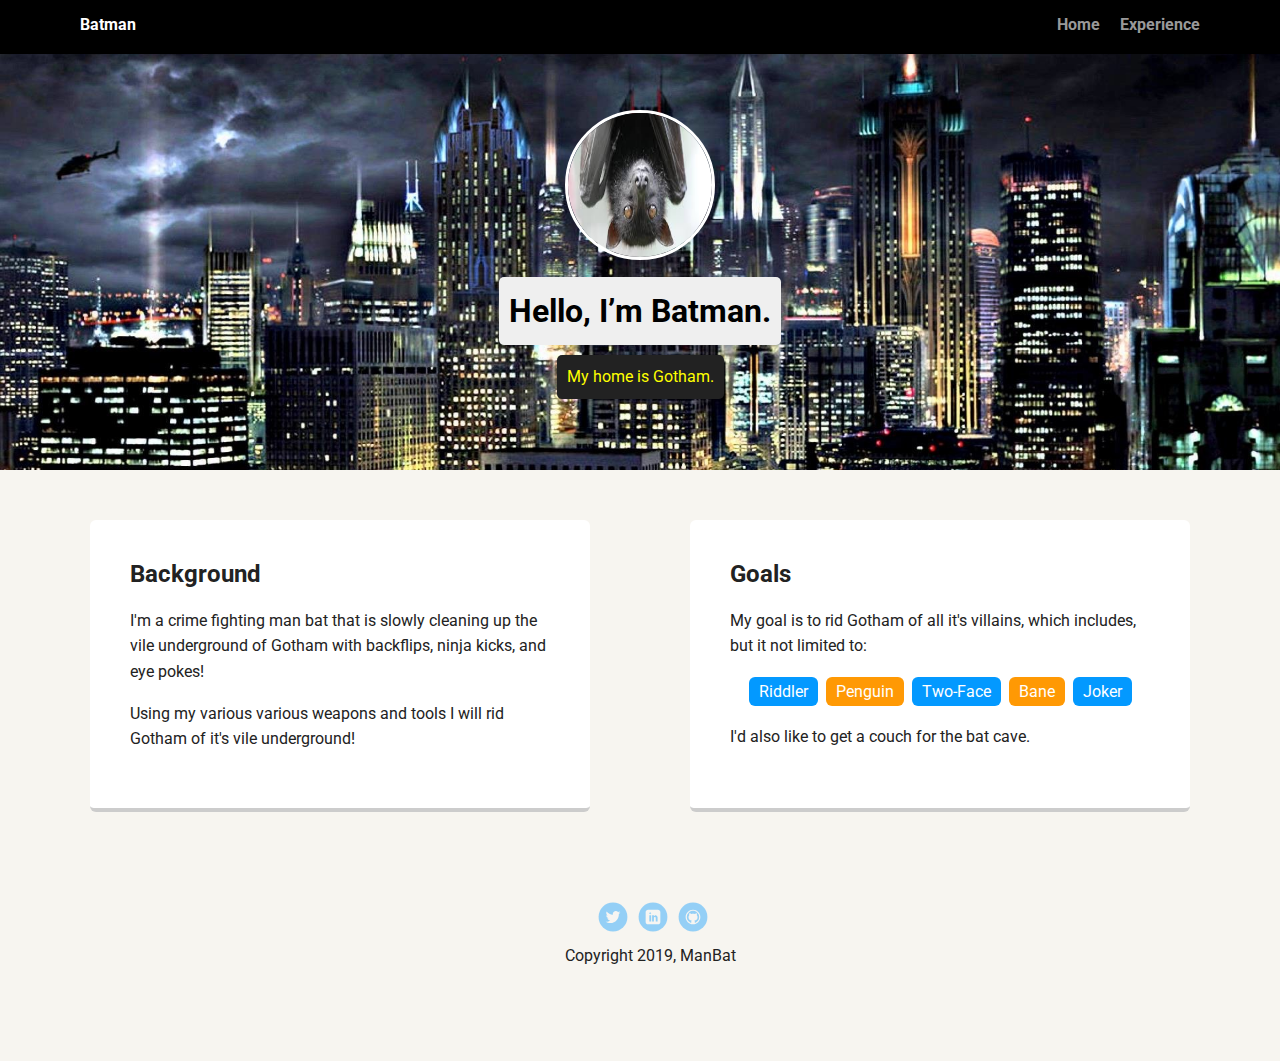
<file: index.html>
<!doctype html>
<html lang="en">
  <head>
    <meta charset="utf-8">
    <title>Profile | Batman</title>
    <meta name="viewport" content="width=device-width, initial-scale=1.0">
    <link rel="stylesheet" href="styles.css">
    <link href="https://fonts.googleapis.com/css?family=Muli%7CRoboto:400,300,500,700,900" rel="stylesheet">
  </head>
  
  <body>
    <div class="main-nav">
      <ul class="nav">
        <li class="name">Batman</li>
        <li><a href="index.html">Home</a></li>
        <li><a href="exp.html">Experience</a></li>
      </ul>
    </div>
    <!--  ==================================== add images - photo and bground - exp.html also =======================================  -->
    <header>
      <img src="images/me.jpg" alt="Photo of Bat" class="profile-image">
      <h1 class="tag name">Hello, I’m Batman.</h1>
      <p class="tag location">My home is Gotham.</p>
    </header>

    <main class="flex">
      <div class="card">
        <h2>Background</h2>
        <p>I'm a crime fighting man bat that is slowly cleaning up the vile underground of Gotham with backflips, ninja kicks, and eye pokes!</p>
        <p>Using my various various weapons and tools I will rid Gotham of it's vile underground!</p>
      </div> 

      <div class="card">
        <h2>Goals</h2>
        <p>My goal is to rid Gotham of all it's villains, which includes, but it not limited to:</p>
        <ul class="skills">
          <li>Riddler</li>
          <li>Penguin</li>
          <li>Two-Face</li>
          <li>Bane</li>
          <li>Joker</li>
        </ul>
        <p>I'd also like to get a couch for the bat cave.</p>
      </div> 

    </main>
    <footer>
      <ul>
              <!--   ==================================================== add hrefs =============================================================   -->
        <li><a href="https://twitter.com/" class="social twitter">Twitter</a></li>
        <li><a href="https://www.linkedin.com/" class="social linkedin">LinkedIn</a></li>
        <li><a href="https://github.com/" class="social github">Github</a></li>
      </ul>
      <p class="copyright">Copyright 2019, ManBat</p>
    </footer>
  </body>
  </html>
</file>
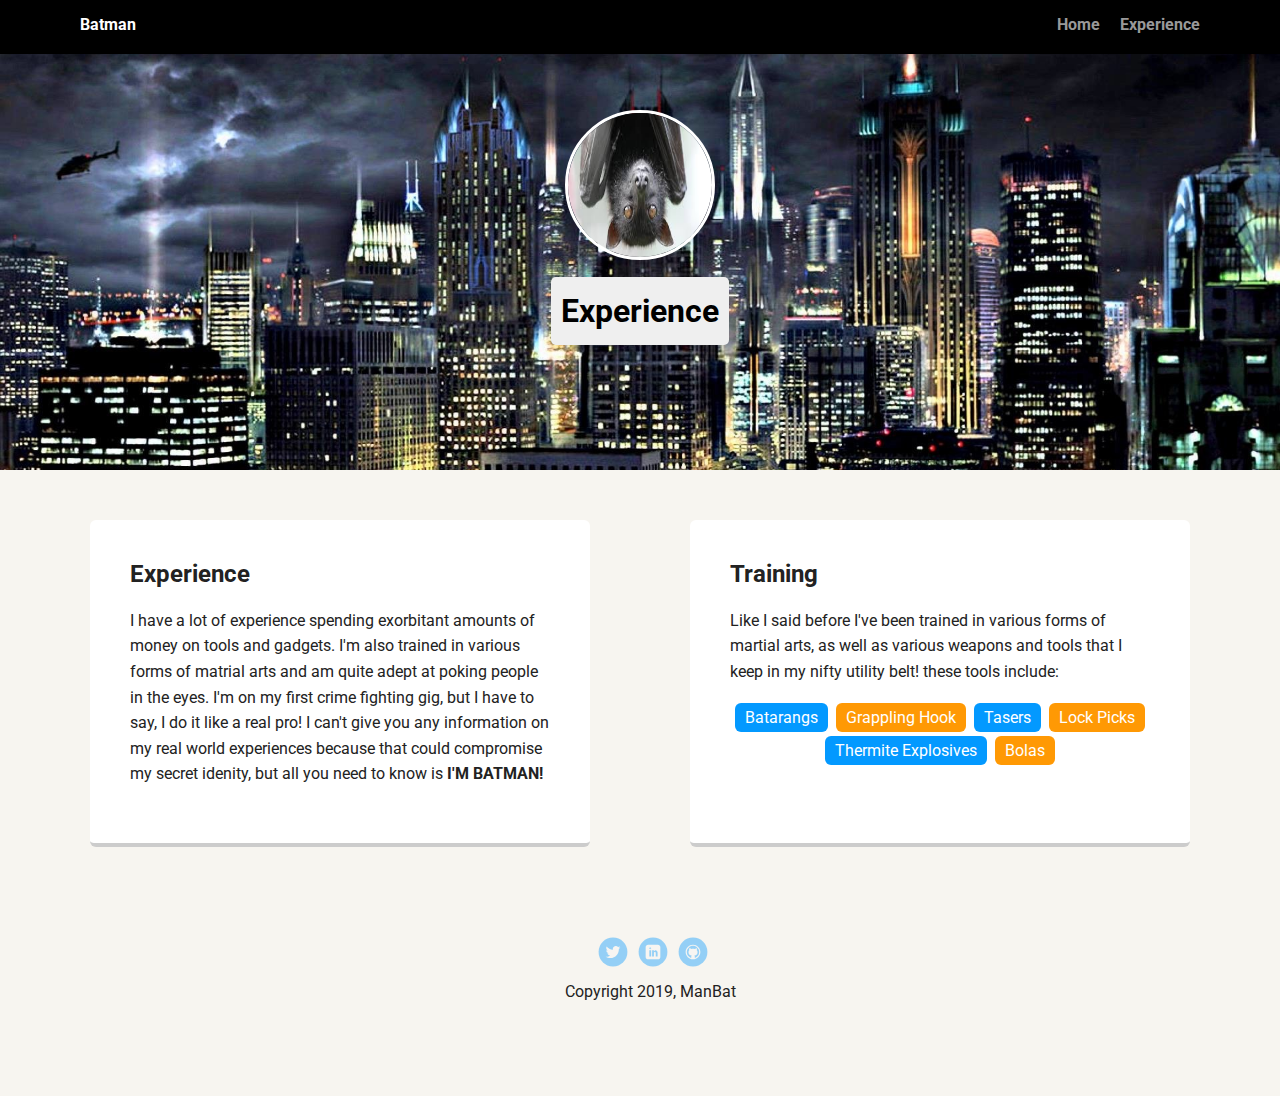
<file: exp.html>
<!doctype html>
<html lang="en">
  <head>
    <meta charset="utf-8">
    <title>Experience | Batman</title>
    <meta name="viewport" content="width=device-width, initial-scale=1.0">
    <link rel="stylesheet" href="styles.css">
    <link href="https://fonts.googleapis.com/css?family=Muli%7CRoboto:400,300,500,700,900" rel="stylesheet">
  </head>
  
  <body>
    <div class="main-nav">
      <ul class="nav">
        <li class="name">Batman</li>
        <li><a href="index.html">Home</a></li>
        <li><a href="exp.html">Experience</a></li>
      </ul>
    </div>

    <header>
      <img src="images/me.jpg" alt="Photo of Bat" class="profile-image">
      <h1 class="tag name">Experience</h1>
    </header>

    <main class="flex">
      <div class="card">
        <h2>Experience</h2>
        <p>I have a lot of experience spending exorbitant amounts of money on tools and gadgets. I'm also trained in various forms of matrial arts and am quite adept at poking people in the eyes. I'm on my first crime fighting gig, but I have to say, I do it like a real pro! I can't give you any information on my real world experiences because that could compromise my secret idenity, but all you need to know is <strong>I'M BATMAN!</strong>
      </div> 

      <div class="card">
        <h2>Training</h2>
        <p>Like I said before I've been trained in various forms of martial arts, as well as various weapons and tools that I keep in my nifty utility belt! these tools include:</p>
        <ul class="skills">
          <li>Batarangs</li>
          <li>Grappling Hook</li>
          <li>Tasers</li>
          <li>Lock Picks</li>
          <li>Thermite Explosives</li>
          <li>Bolas</li>
        </ul>
      </div> 

    </main>
    <footer>
      <ul>
        <li><a href="https://twitter.com/" class="social twitter">Twitter</a></li>
        <li><a href="https://www.linkedin.com/" class="social linkedin">LinkedIn</a></li>
        <li><a href="https://github.com/" class="social github">Github</a></li>
      </ul>
      <p class="copyright">Copyright 2019, ManBat</p>
    </footer>
  </body>
  </html>
</file>
<file: styles.css>
/* Global Layout Set-up */
* { 
  box-sizing: border-box;
}
  
body {
  margin: 0;
  padding: 0;
  text-align: center;
  font-family: 'Roboto', sans-serif;
  color: #222;
  background: #f7f5f0;
}
/* Link Styles */

a {
  text-decoration: none;
  color: #999;
}
a:hover {
  color: #6633ff;
}

/* Section Styles */

.main-nav {
  width: 100%;
  background: black;
  min-height: 30px;
  padding: 10px;
  position: fixed;
  text-align: center;
}
.nav {
  display: flex;
  justify-content: space-around;
  font-weight: 700;
  list-style-type: none;
  margin: 0 auto;
  padding: 0;
}

.nav .name {
    display: block;
    margin-right: auto;
    color: white;
}
.nav li {
  padding: 5px 10px 10px 10px;
}
.nav a {
  transition: all .5s;
}
.nav a:hover {
  color: white
}

header {
  text-align: center;
  background: url('images/gotham.jpg') no-repeat top center ;
  background-size: cover;
  overflow: hidden;
  padding-top: 60px;
}
header {
  line-height: 1.5;
}
header .profile-image {
  margin-top: 50px;
  width: 150px;
  height: 150px;
  border-radius: 50%;
  border: 3px solid white;
  transition: all .5s;
}
header .profile-image:hover {
  transform: scale(1.2) rotate(5deg);
}
.tag {
  background-color: #efefef;
  color: black;
  padding: 10px;
  border-radius: 5px;
  display: table;
  margin: 10px auto;
} 
.location {
  background-color: #222;
  color: yellow;
}
.card {
  margin: 30px;
  padding: 20px 40px 40px;
  max-width: 500px;
  text-align: left;
  background: #fff;
  border-bottom: 4px solid #ccc;
  border-radius: 6px;
  transition: all .5s;
}
.card:hover {
  border-color: #ff99ff;
}

ul.skills {
  padding: 0;
  text-align: center;
}

.skills li {
  border-radius: 6px;
  display: inline-block;
  background: #ff9904;
  color: white;
  padding: 5px 10px;
  margin: 2px;
}

.skills li:nth-child(odd) {
  background: #0399ff;
}

footer {
  width: 100%;
  min-height: 30px;
  padding: 20px 0 40px 20px;
}

footer .copyright {
  top: -8px;
  font-size: .75em;
}

footer ul {
  list-style-type: none;
  margin: 0;
  padding: 0;
}

footer ul li {
  display: inline-block;
}

a.social {
  display: inline-block;
  text-indent: -9999px;
  margin-left: 5px;
  width: 30px;
  height: 30px;
  background-size: 30px 30px;
  opacity: .4;
  transition: all .5s;
}
a.twitter {
  background-image: url(images/twitter.svg);
}
a.linkedin {
  background-image: url(images/linkedin.svg);
}
a.github {
  background-image: url(images/github.svg);
}
a.social:hover {
  opacity: 1;
}
.clearfix {
  clear: both;
}

/* Styles for larger screens */
@media screen and (min-width: 720px) {
  
  .flex {
      display: -ms-flexbox;      /* TWEENER - IE 10 */
      display: flex; 
      max-width: 1200px;
      -ms-flex-pack: distribute;
      justify-content: space-around;
      margin: 0 auto;
  }

  header {
    min-height: 470px;
  }

  .nav {
    max-width: 1200px;
    padding: 0 30px;
  }


  main {
    padding-top: 20px;
  }

  main p {
    line-height: 1.6em;
  }

  footer {
    font-size: 1.3em;
    max-width: 1200px;
    margin: 40px auto;
  }

}
</file>
